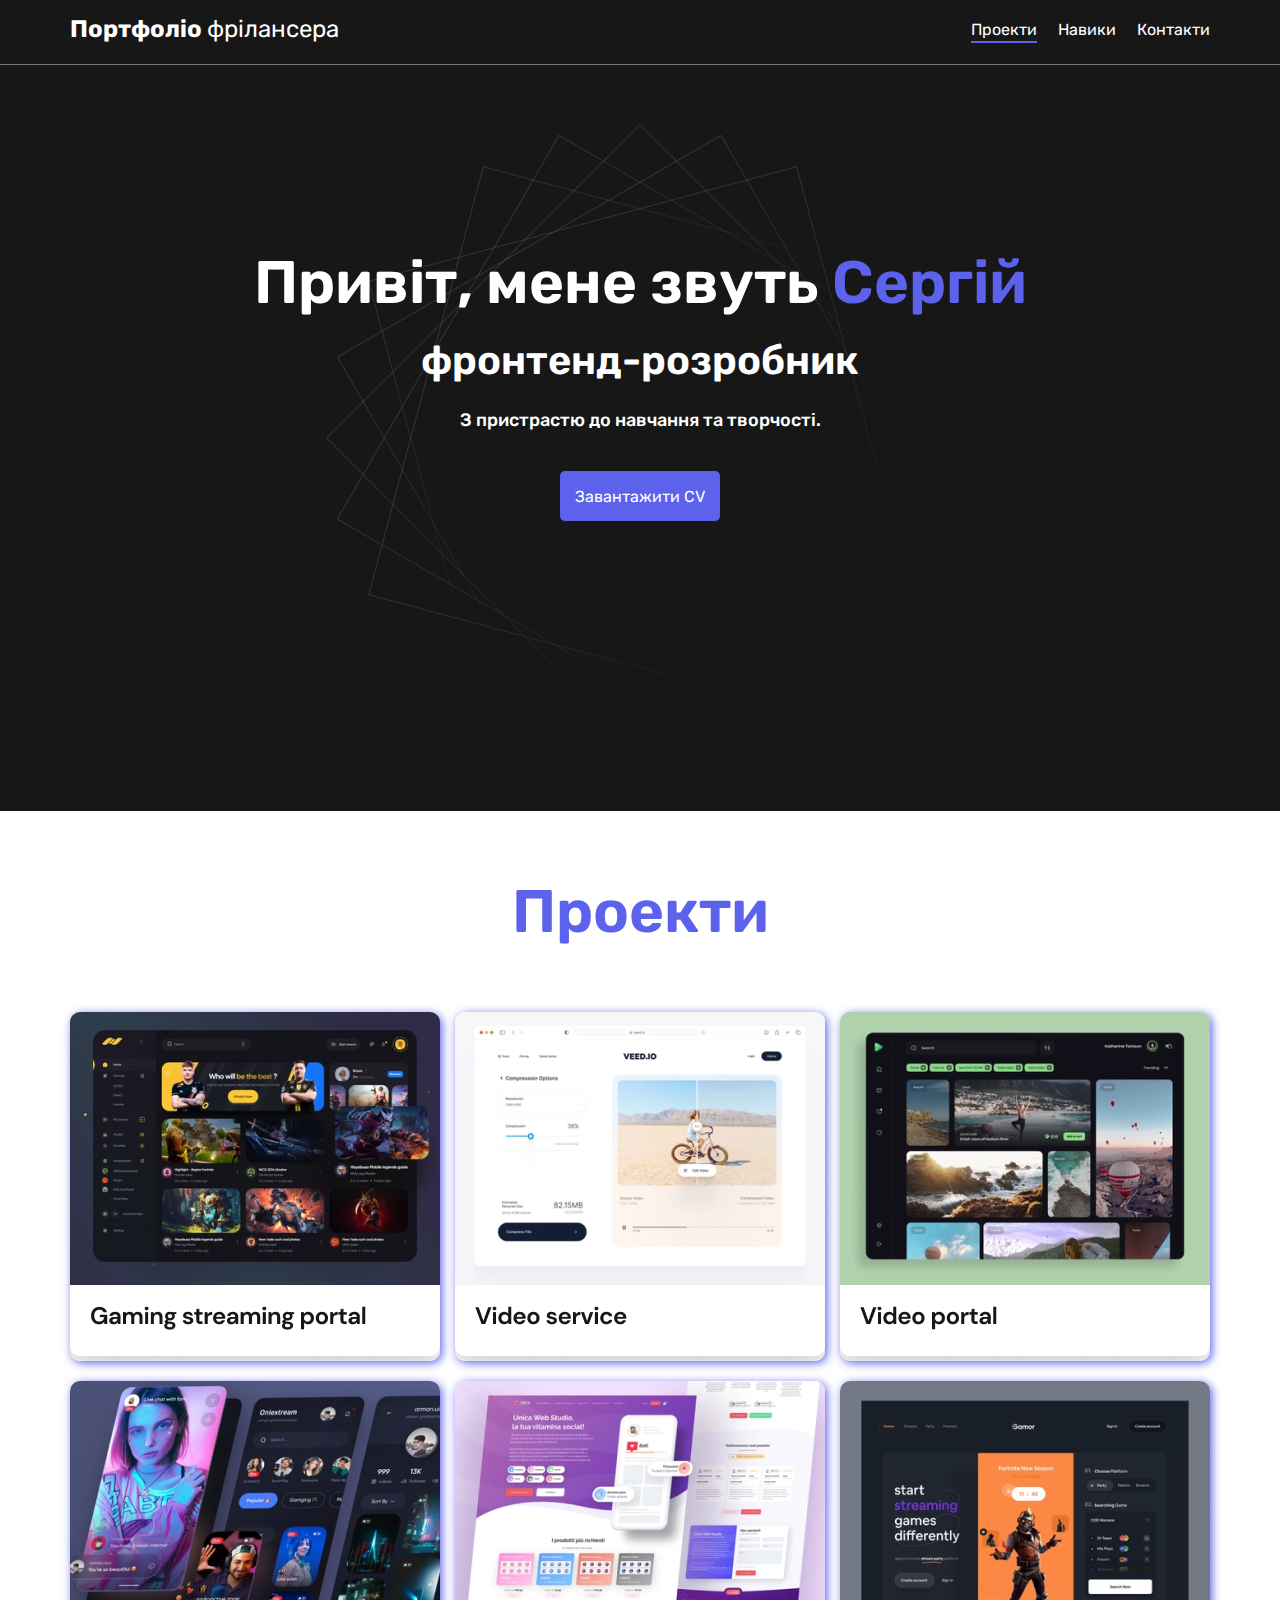
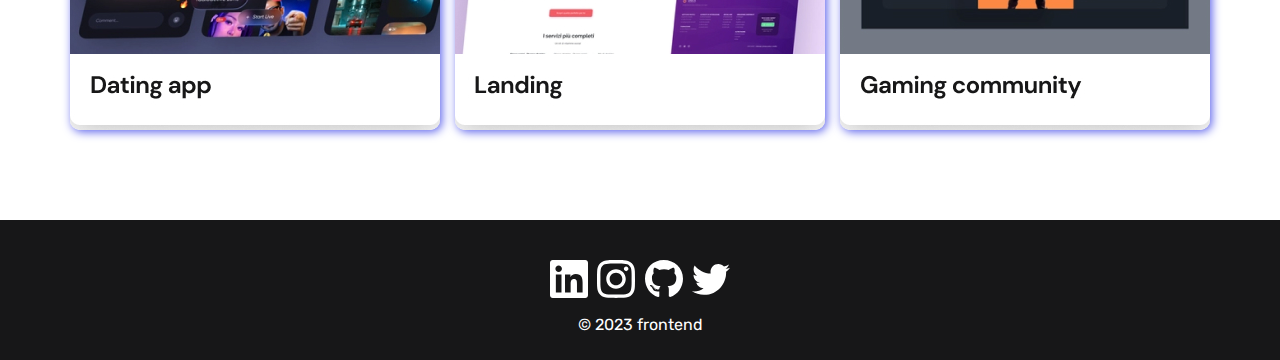
<file: index.html>
<!DOCTYPE html>
<html lang="ua">
<head>
    <meta charset="UTF-8">
    <meta name="viewport" content="width=device-width, initial-scale=1.0">
    <link rel="stylesheet" href="css/style.css">
    <link rel="preconnect" href="https://fonts.googleapis.com">
    <link rel="preconnect" href="https://fonts.gstatic.com" crossorigin>
    <link href="https://fonts.googleapis.com/css2?family=Montserrat:ital,wght@1,400;1,500;1,600;1,700;1,900&family=Rubik:wght@400;600;700&display=swap"
          rel="stylesheet">
    <title>Портфоліо</title>
</head>
<body>
   <div class="wrapper">
    <header class="header">
        <div class="container">
            <div class="header__box">
                <div class="header__logo"><strong>Портфоліо </strong > фрілансера</div>
                    <div class="header__burger"><span></span></div>
                <div class="header__menu">
                    <div class="menu__burger"><span></span></div>
                  <li class="header__menu-li header__menu-but1 header__menu-li--active">Проекти</li>
                    <li class="header__menu-li header__menu-but2">Навики</li>
                    <li class="header__menu-li header__menu-but3">Контакти</li>
                </div>
            </div>
        </div>
    </header>
    <main class="main">
        <div class="container">
            <div class="main__box">
                <div class="main__title">Привіт, мене звуть <span class="main__title-name"> Сергій</span><br><span class="main__title-text">фронтенд-розробник</span></div>
                <div class="main__text">З пристрастю до навчання та творчості.</div>
                <div class="main__button">Завантажити CV</div>
            </div>
        </div>
    </main>
    <div class="project">
        <div class="container">
            <div class="project__title">Проекти</div>
            <div class="project__group">
                <div class="project__group-img1 project__group-im"></div>
                <div class="project__group-img2 project__group-im"></div>
                <div class="project__group-img3 project__group-im"></div>
                <div class="project__group-img4 project__group-im"></div>
                <div class="project__group-img5 project__group-im"></div>
                <div class="project__group-img6 project__group-im"></div>
            </div>
        </div>
    </div>
    <footer class="footer">
        <div class="container">
            <div class="footer__group">
                <div class="footer__group-icon1 "></div>
                <div class="footer__group-icon2 "></div>
                <div class="footer__group-icon3 "></div>
                <div class="footer__group-icon4 "></div>
            </div>
            <div class="footer__">© 2023 frontend</div>
        </div>
    </footer>
   </div>
   <script src="./js/script.js"></script>
</body>
</html>
</file>
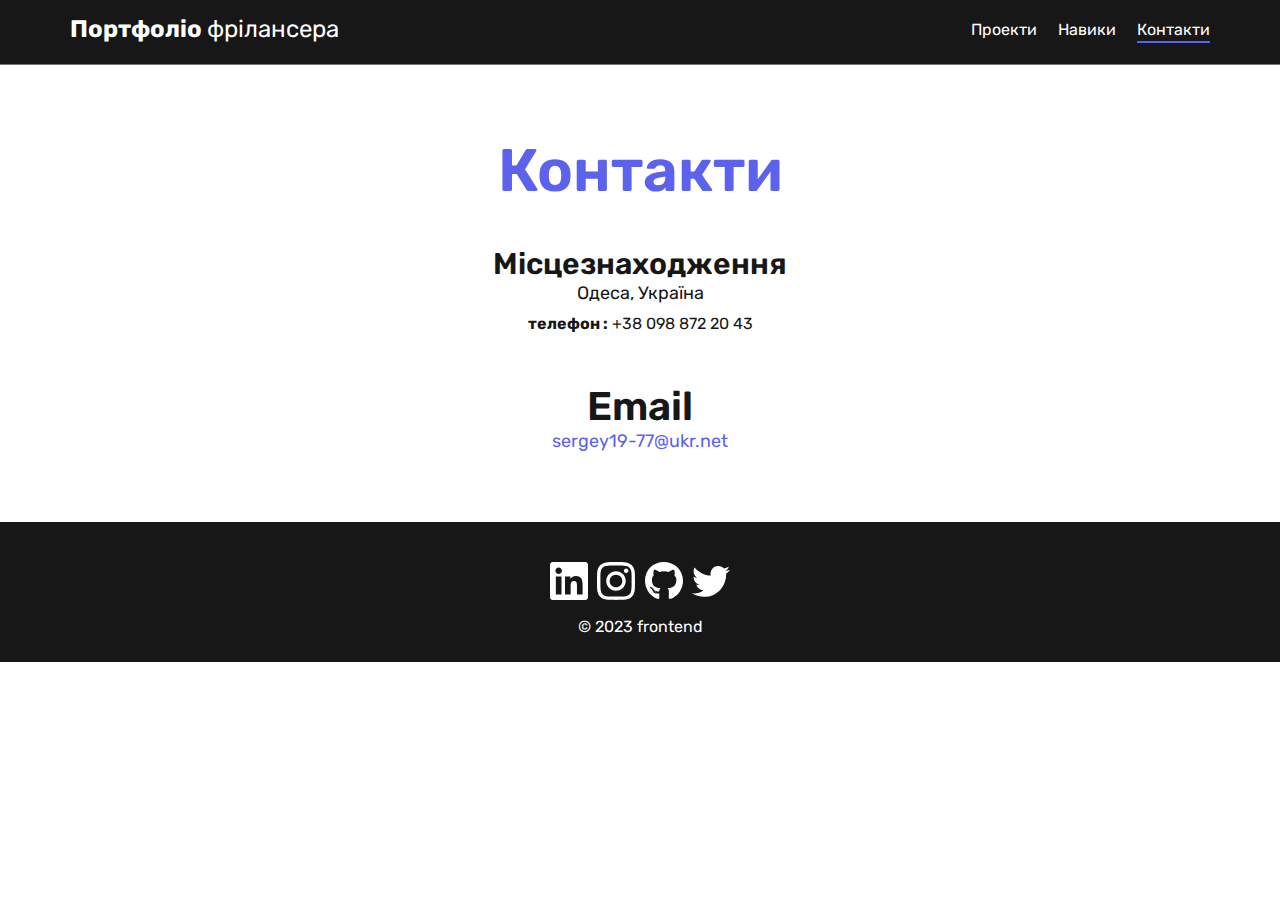
<file: contacts.html>
<!DOCTYPE html>
<html lang="ua">

<head>
    <meta charset="UTF-8">
    <meta name="viewport" content="width=device-width, initial-scale=1.0">
    <link rel="stylesheet" href="css/style.css">
    <link rel="preconnect" href="https://fonts.googleapis.com">
    <link rel="preconnect" href="https://fonts.gstatic.com" crossorigin>
    <link
        href="https://fonts.googleapis.com/css2?family=Montserrat:ital,wght@1,400;1,500;1,600;1,700;1,900&family=Rubik:wght@400;600;700&display=swap"
        rel="stylesheet">
    <title>Портфоліо</title>
</head>

<body>
    <div class="wrapper">
        <header class="header">
            <div class="container">
                <div class="header__box">
                    <div class="header__logo"><strong>Портфоліо </strong> фрілансера</div>
                    <div class="header__burger"><span></span></div>
                                <div class="header__menu">
                                    <div class="menu__burger"><span></span></div>
                                    <li class="header__menu-li header__menu-but1 ">Проекти</li>
                                    <li class="header__menu-li header__menu-but2 ">Навики</li>
                                    <li class="header__menu-li header__menu-but3 header__menu-li--active">Контакти</li>
                                </div>
                </div>
            </div>
        </header>
        <main class="main__contacts">
            <div class="container">
                <div class="main__contacts-box">
                    <div class="main__contacts-title">Контакти</div>
                    <div class="main__contacts-location">Місцезнаходження</div>
                    <div class="main__contacts-text">Одеса, Україна</div>
                    <div class="main__contacts-phone"><strong>телефон :</strong> +38 098 872 20 43</div>
                    <div class="main__contacts-mail">Email</div>
                    <div class="main__contacts-mail-text">sergey19-77@ukr.net</div>
                </div>
            </div>
        </main>
        <footer class="footer">
            <div class="container">
                <div class="footer__group">
                    <div class="footer__group-icon1 "></div>
                    <div class="footer__group-icon2 "></div>
                    <div class="footer__group-icon3 "></div>
                    <div class="footer__group-icon4 "></div>
                </div>
                <div class="footer__">© 2023 frontend</div>
            </div>
        </footer>
    </div>
    <script src="./js/script.js"></script>
</body>

</html>
</file>
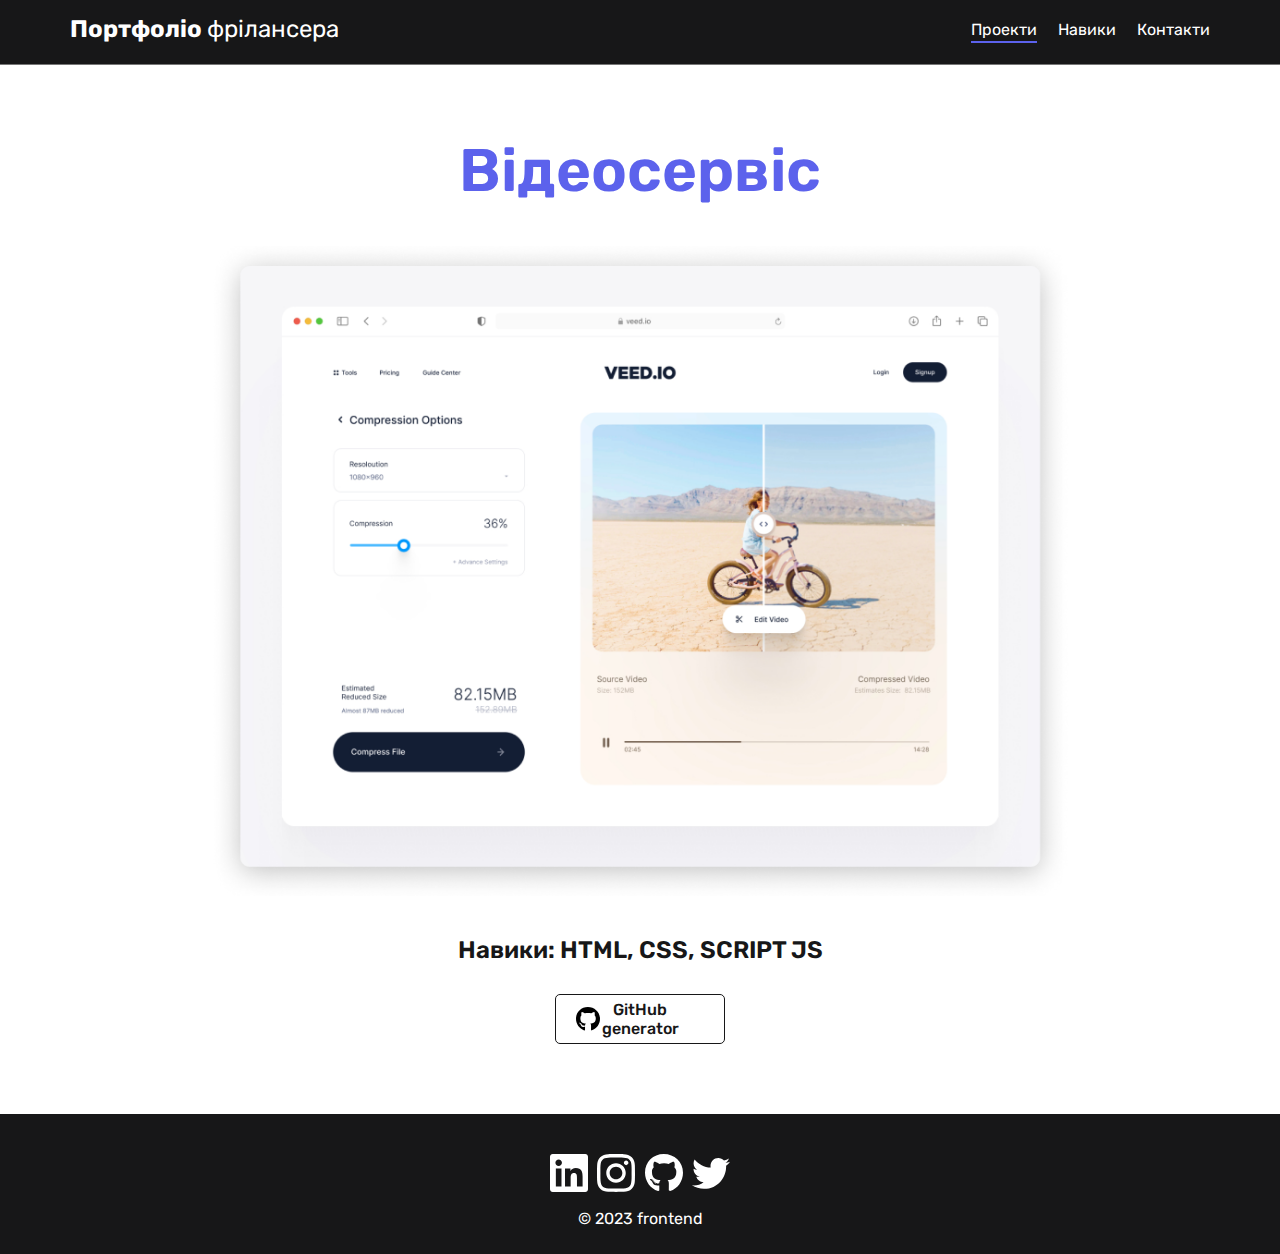
<file: project.html>
<!DOCTYPE html>
<html lang="ua">

<head>
    <meta charset="UTF-8">
    <meta name="viewport" content="width=device-width, initial-scale=1.0">
    <link rel="stylesheet" href="css/style.css">
    <link rel="preconnect" href="https://fonts.googleapis.com">
    <link rel="preconnect" href="https://fonts.gstatic.com" crossorigin>
    <link
        href="https://fonts.googleapis.com/css2?family=Montserrat:ital,wght@1,400;1,500;1,600;1,700;1,900&family=Rubik:wght@400;600;700&display=swap"
        rel="stylesheet">
    <title>Портфоліо</title>
</head>
<body>
    <div class="wrapper">
        <header class="header">
            <div class="container">
                <div class="header__box">
                    <div class="header__logo"><strong>Портфоліо </strong> фрілансера</div>
                    <div class="header__burger"><span></span></div>
                <div class="header__menu">
                    <div class="menu__burger"><span></span></div>
                    <li class="header__menu-li header__menu-but1 header__menu-li--active">Проекти</li>
                    <li class="header__menu-li header__menu-but2">Навики</li>
                    <li class="header__menu-li header__menu-but3">Контакти</li>
                </div>
                </div>
            </div>
        </header>
        <div class="prodMain">
            <div class="container">
                <div class="prodMain__title">Відеосервіс</div>
                <div class="prodMain__imgBox"></div>
                <div class="prodMain__text">Навики: HTML, CSS, SCRIPT JS </div>
                <div class="prodMain__button">GitHub generator</div>
            </div>
        </div>
        <footer class="footer">
            <div class="container">
                <div class="footer__group">
                    <div class="footer__group-icon1 "></div>
                    <div class="footer__group-icon2 "></div>
                    <div class="footer__group-icon3 "></div>
                    <div class="footer__group-icon4 "></div>
                </div>
                <div class="footer__">© 2023 frontend</div>
            </div>
        </footer>
    </div>
    <script src="./js/script.js"></script>
</body>
</html>
</file>
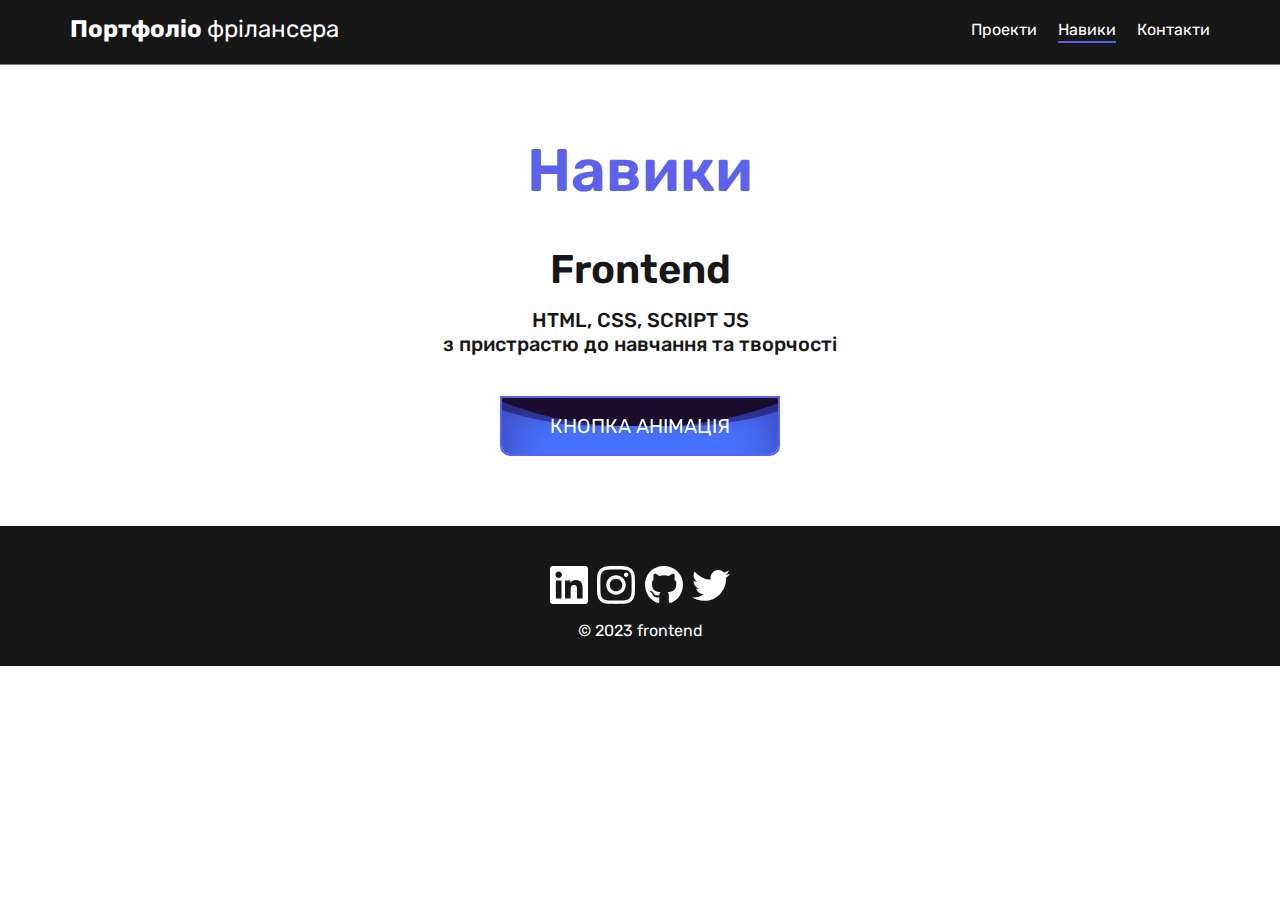
<file: skills.html>
<!DOCTYPE html>
<html lang="ua">

<head>
    <meta charset="UTF-8">
    <meta name="viewport" content="width=device-width, initial-scale=1.0">
    <link rel="stylesheet" href="css/style.css">
    <link rel="preconnect" href="https://fonts.googleapis.com">
    <link rel="preconnect" href="https://fonts.gstatic.com" crossorigin>
    <link
        href="https://fonts.googleapis.com/css2?family=Montserrat:ital,wght@1,400;1,500;1,600;1,700;1,900&family=Rubik:wght@400;600;700&display=swap"
        rel="stylesheet">
    <title>Портфоліо</title>
</head>

<body>
    <div class="wrapper">
        <header class="header">
            <div class="container">
                <div class="header__box">
                    <div class="header__logo"><strong>Портфоліо </strong> фрілансера</div>
                    <div class="header__burger"><span></span></div>
                <div class="header__menu">
                    <div class="menu__burger"><span></span></div>
                    <li class="header__menu-li header__menu-but1">Проекти</li>
                    <li class="header__menu-li header__menu-but2 header__menu-li--active">Навики</li>
                    <li class="header__menu-li header__menu-but3">Контакти</li>
                </div>
                </div>
            </div>
        </header>
        <main class="main__skill">
            <div class="container">
                <div class="main__skill-box">
                    <div class="main__skill-name">Навики</div>
                    <div class="main__skill-title">Frontend</div>
                    <div class="main__skill-text">HTML, CSS, SCRIPT JS <br>з пристрастю до навчання та творчості</div>
                </div>
                <div class="main__skill-container">
                    <div class="main__skill-button">
                        <span class="main__skill-text2">кнопка анімація</span>
                        <span class="main__skill-waves"></span>
                    </div>
                </div>
            </div>
        </main>
        <footer class="footer">
            <div class="container">
                <div class="footer__group">
                    <div class="footer__group-icon1 "></div>
                    <div class="footer__group-icon2 "></div>
                    <div class="footer__group-icon3 "></div>
                    <div class="footer__group-icon4 "></div>
                </div>
                <div class="footer__">© 2023 frontend</div>
            </div>
        </footer>
    </div>
    <script src="./js/script.js"></script>
</body>

</html>
</file>
<file: css/style.css>
/* Reset and base styles  */
* {
  padding: 0px;
  margin: 0px;
  border: none;
}

*,
*::before,
*::after {
  -webkit-box-sizing: border-box;
          box-sizing: border-box;
}

/* Links */
a,
a:link,
a:visited {
  text-decoration: none;
}

a:hover {
  text-decoration: none;
}

/* Common */
aside,
nav,
footer,
header,
section,
main {
  display: block;
}

h1,
h2,
h3,
h4,
h5,
h6,
p {
  font-size: inherit;
  font-weight: inherit;
}

ul,
ul li {
  list-style: none;
}

img {
  vertical-align: top;
}

img,
svg {
  max-width: 100%;
  height: auto;
}

address {
  font-style: normal;
}

/* Form */
input,
textarea,
button,
select {
  font-family: inherit;
  font-size: inherit;
  color: inherit;
  background-color: transparent;
}

input::-ms-clear {
  display: none;
}

button,
input[type=submit] {
  display: inline-block;
  -webkit-box-shadow: none;
          box-shadow: none;
  background-color: transparent;
  background: none;
  cursor: pointer;
}

input:focus,
input:active,
button:focus,
button:active {
  outline: none;
}

button::-moz-focus-inner {
  padding: 0;
  border: 0;
}

label {
  cursor: pointer;
}

legend {
  display: block;
}

body {
  font-family: "Montserrat", sans-serif;
  font-family: "Rubik", sans-serif;
}

:root {
  --black:#171718;
  --black-border:#171718;
  --white:#fff;
  --purple:#5C62EC;
  --dark-bg:var(--black);
  --dark-border:var(--black-border);
  --color-text:var(--white);
  --accent:var(--purple);
}

.header {
  background-color: var(--black);
  max-width: 1400px;
  height: 65px;
  padding-top: 20px;
  border-bottom: 0.5px solid #777;
}

.header__box {
  color: var(--white);
  display: -webkit-box;
  display: -ms-flexbox;
  display: flex;
  -webkit-box-pack: justify;
      -ms-flex-pack: justify;
          justify-content: space-between;
  -webkit-column-gap: 30px;
     -moz-column-gap: 30px;
          column-gap: 30px;
}

.header__logo {
  font-size: 24px;
  font-weight: 400;
  margin-top: -5px;
  cursor: pointer;
  -webkit-transition: all 0.8s;
  transition: all 0.8s;
}

.header__logo:hover {
  color: #777;
}

.header__menu {
  display: -webkit-box;
  display: -ms-flexbox;
  display: flex;
  -webkit-box-pack: justify;
      -ms-flex-pack: justify;
          justify-content: space-between;
  width: 260px;
}

.header__menu-li {
  list-style: none;
  font-size: 16px;
  font-weight: 400;
  cursor: pointer;
  -webkit-transition: all 0.8s;
  transition: all 0.8s;
}

.header__menu-li:hover {
  color: #777;
  border-bottom: 2px solid var(--purple);
}

.header__menu-li {
  border-bottom: 2px solid rgba(0, 0, 0, 0);
  -webkit-transition: all 0.8s;
  transition: all 0.8s;
}

.header__menu-li--active {
  border-bottom: 2px solid var(--purple);
}

@media (max-width: 620px) {
  .header__menu {
    position: fixed;
    background-color: var(--purple);
    width: 100%;
    height: 100%;
    -webkit-box-orient: vertical;
    -webkit-box-direction: normal;
        -ms-flex-direction: column;
            flex-direction: column;
    -webkit-box-pack: start;
        -ms-flex-pack: start;
            justify-content: start;
    right: 0;
    top: -100%;
    padding: 20px 0 0 20px;
    -webkit-transition: all 0.8s ease-in;
    transition: all 0.8s ease-in;
    z-index: 10;
  }
  .active {
    top: 0;
  }
  .header__menu-li--active::before {
    content: "";
    display: none;
  }
  .header__menu-li {
    margin: 0 0 10px 0;
  }
  .header__menu-li:hover {
    color: #95d781;
  }
  .menu__burger {
    position: relative;
    width: 30px;
    height: 20px;
    margin: 10px 0 50px 0;
  }
  .menu__burger span {
    position: absolute;
    content: "";
    top: 9px;
    left: 0;
    width: 100%;
    height: 2px;
    background-color: var(--white);
    -webkit-transition: all 0.5s ease 0s;
    transition: all 0.5s ease 0s;
  }
  .menu__burger span:active {
    -webkit-transform: scale(0);
            transform: scale(0);
  }
  .menu__burger::after {
    position: absolute;
    content: "";
    top: 0;
    left: 0;
    width: 100%;
    height: 2px;
    background-color: var(--white);
    -webkit-transition: all 0.5s ease 0s;
    transition: all 0.5s ease 0s;
  }
  .menu__burger:active:after {
    -webkit-transform: rotate(45deg);
            transform: rotate(45deg);
    top: 9px;
  }
  .menu__burger::before {
    position: absolute;
    content: "";
    bottom: 0;
    left: 0;
    width: 100%;
    height: 2px;
    background-color: var(--white);
    -webkit-transition: all 0.5s ease 0s;
    transition: all 0.5s ease 0s;
  }
  .menu__burger:active:before {
    -webkit-transform: rotate(-45deg);
            transform: rotate(-45deg);
    bottom: 9px;
  }
}
@media (max-width: 380px) {
  .header__logo {
    font-size: 18px;
  }
}
.main {
  max-width: 1400px;
  background-color: var(--black);
  color: var(--white);
  padding-bottom: 250px;
  background-image: url("../img/Abstract.png");
  background-size: auto;
  background-position: center center;
  background-repeat: no-repeat;
}

.main__box {
  max-width: 100%;
  text-align: center;
}

.main__title {
  padding-top: 182px;
  font-size: 60px;
  font-weight: 600;
}

.main__title-text {
  font-size: 40px;
  font-weight: 600;
}

.main__title-name {
  color: var(--purple);
}

.main__text {
  font-size: 18px;
  font-weight: 500;
  margin-top: 20px;
}

.main__button {
  margin: 40px auto;
  width: 160px;
  height: 50px;
  display: -webkit-box;
  display: -ms-flexbox;
  display: flex;
  -webkit-box-pack: center;
      -ms-flex-pack: center;
          justify-content: center;
  -webkit-box-align: center;
      -ms-flex-align: center;
          align-items: center;
  background-color: var(--purple);
  border-radius: 5px;
  cursor: pointer;
  -webkit-transition: all 0.5s;
  transition: all 0.5s;
}

.main__button:hover {
  -webkit-box-shadow: 4px 4px 3px #321be2;
          box-shadow: 4px 4px 3px #321be2;
}

.main__button:active {
  -webkit-box-shadow: inset 2px 2px 2px #321be2;
          box-shadow: inset 2px 2px 2px #321be2;
}

@media (max-width: 805px) {
  .main__title {
    font-size: 40px;
  }
}
@media (max-width: 600px) {
  .main__title {
    font-size: 30px;
  }
  .main__title-text {
    font-size: 20px;
    font-weight: 600;
  }
  .main__text {
    font-size: 14px;
  }
}
@media (max-width: 420px) {
  .main__title {
    font-size: 25px;
  }
}
.project {
  width: 100%;
  text-align: center;
}

.project__title {
  font-size: 60px;
  font-weight: 600;
  color: var(--purple);
  margin: 65px 0;
}

.project__group {
  width: 1140px;
  margin: 0 auto;
  display: -webkit-box;
  display: -ms-flexbox;
  display: flex;
  -webkit-box-pack: justify;
      -ms-flex-pack: justify;
          justify-content: space-between;
  -ms-flex-wrap: wrap;
      flex-wrap: wrap;
  -webkit-transition-duration: 1s;
          transition-duration: 1s;
}

.project__group-img1 {
  background-image: url("../img/project/Project 1.jpg");
  background-position: center center;
  background-size: auto;
  background-repeat: no-repeat;
  width: 370px;
  height: 349px;
  border-radius: 10px;
  -webkit-box-shadow: 2px 2px 10px var(--purple);
          box-shadow: 2px 2px 10px var(--purple);
  margin-bottom: 20px;
  -o-object-fit: cover;
     object-fit: cover;
  display: -webkit-box;
  display: -ms-flexbox;
  display: flex;
  -webkit-transition: all 0.8s ease-in;
  transition: all 0.8s ease-in;
}

.project__group-img2 {
  background-image: url("../img/project/Project 2.jpg");
  background-position: center center;
  background-size: auto;
  background-repeat: no-repeat;
  width: 370px;
  height: 349px;
  border-radius: 10px;
  margin-bottom: 20px;
  -webkit-box-shadow: 2px 2px 10px var(--purple);
          box-shadow: 2px 2px 10px var(--purple);
  -o-object-fit: cover;
     object-fit: cover;
}

.project__group-img3 {
  background-image: url("../img/project/Project 3.jpg");
  background-position: center center;
  background-size: auto;
  background-repeat: no-repeat;
  width: 370px;
  height: 349px;
  border-radius: 10px;
  margin-bottom: 20px;
  -webkit-box-shadow: 2px 2px 10px var(--purple);
          box-shadow: 2px 2px 10px var(--purple);
  -o-object-fit: cover;
     object-fit: cover;
}

.project__group-img4 {
  background-image: url("../img/project/Project 4.jpg");
  background-position: center center;
  background-size: auto;
  background-repeat: no-repeat;
  width: 370px;
  height: 349px;
  border-radius: 10px;
  margin-bottom: 20px;
  -webkit-box-shadow: 2px 2px 10px var(--purple);
          box-shadow: 2px 2px 10px var(--purple);
  -o-object-fit: cover;
     object-fit: cover;
}

.project__group-img5 {
  background-image: url("../img/project/Project 5.jpg");
  background-position: center center;
  background-size: auto;
  background-repeat: no-repeat;
  width: 370px;
  height: 349px;
  border-radius: 10px;
  -o-object-fit: cover;
     object-fit: cover;
  margin-bottom: 20px;
  -webkit-box-shadow: 2px 2px 10px var(--purple);
          box-shadow: 2px 2px 10px var(--purple);
}

.project__group-img6 {
  background-image: url("../img/project/Project 6.jpg");
  background-position: center center;
  background-size: auto;
  background-repeat: no-repeat;
  width: 370px;
  height: 349px;
  border-radius: 10px;
  margin-bottom: 20px;
  -webkit-box-shadow: 2px 2px 10px var(--purple);
          box-shadow: 2px 2px 10px var(--purple);
  -o-object-fit: cover;
     object-fit: cover;
}

.project__group-im:hover {
  -webkit-box-shadow: inset 2px 2px 5px var(--purple);
          box-shadow: inset 2px 2px 5px var(--purple);
  -webkit-transform: scale(1.02);
          transform: scale(1.02);
}

.project__group-im {
  -webkit-transition: 0.8s;
  transition: 0.8s;
  -webkit-transition-property: all;
  transition-property: all;
  cursor: pointer;
}

@media (max-width: 1150px) {
  .project__group {
    width: 760px;
  }
}
@media (max-width: 960px) {
  .project__group {
    width: 380px;
  }
}
@media (max-width: 400px) {
  .project__group {
    width: 330px;
  }
  .project__group-img1 {
    width: 330px;
  }
  .project__group-img2 {
    width: 330px;
  }
  .project__group-img3 {
    width: 330px;
  }
  .project__group-img4 {
    width: 330px;
  }
  .project__group-img5 {
    width: 330px;
  }
  .project__group-img6 {
    width: 330px;
  }
}
.footer {
  max-width: 100%;
  height: 140px;
  background-color: var(--black);
  text-align: center;
  color: var(--white);
  padding: 40px 0 0;
  margin-top: 70px;
}

.footer__group {
  max-width: 180px;
  height: 40px;
  margin: 0 auto;
  display: -webkit-box;
  display: -ms-flexbox;
  display: flex;
  -webkit-box-pack: justify;
      -ms-flex-pack: justify;
          justify-content: space-between;
}

.footer__group-icon1 {
  width: 38px;
  height: 38px;
  background-image: url("../img/icon/linkedIn.svg");
  background-position: center center;
  background-repeat: no-repeat;
  background-size: auto;
  cursor: pointer;
}

.footer__group-icon2 {
  width: 38px;
  height: 38px;
  background-image: url("../img/icon/instagram.svg");
  background-position: center center;
  background-repeat: no-repeat;
  background-size: auto;
  cursor: pointer;
}

.footer__group-icon3 {
  width: 38px;
  height: 38px;
  background-image: url("../img/icon/gitHub.svg");
  background-position: center center;
  background-repeat: no-repeat;
  background-size: auto;
  cursor: pointer;
}

.footer__group-icon4 {
  width: 38px;
  height: 38px;
  background-image: url("../img/icon/twitter.svg");
  background-position: center center;
  background-repeat: no-repeat;
  background-size: auto;
  cursor: pointer;
}

.footer__ {
  font-size: 16px;
  font-weight: 400;
  margin-top: 15px;
}

@media (max-width: 600px) {
  .footer {
    margin-top: 30px;
  }
}
.header__burger {
  position: relative;
  width: 30px;
  height: 20px;
  margin-right: 15px;
}

.header__burger span {
  position: absolute;
  content: "";
  top: 9px;
  left: 0;
  width: 100%;
  height: 2px;
  background-color: var(--white);
  -webkit-transition: all 0.5s ease 0s;
  transition: all 0.5s ease 0s;
}

.header__burger span:active {
  -webkit-transform: scale(0);
          transform: scale(0);
}

.header__burger::after {
  position: absolute;
  content: "";
  top: 0;
  left: 0;
  width: 100%;
  height: 2px;
  background-color: var(--white);
  -webkit-transition: all 0.5s ease 0s;
  transition: all 0.5s ease 0s;
}

.header__burger:active:after {
  -webkit-transform: rotate(45deg);
          transform: rotate(45deg);
  top: 9px;
}

.header__burger::before {
  position: absolute;
  content: "";
  bottom: 0;
  left: 0;
  width: 100%;
  height: 2px;
  background-color: var(--white);
  -webkit-transition: all 0.5s ease 0s;
  transition: all 0.5s ease 0s;
}

.header__burger:active:before {
  -webkit-transform: rotate(-45deg);
          transform: rotate(-45deg);
  bottom: 9px;
}

@media (max-width: 2000px) {
  .header__burger {
    display: none;
  }
}
@media (max-width: 620px) {
  .header__burger {
    display: block;
  }
}
.prodMain {
  width: 100%;
  text-align: center;
  z-index: 0;
}

.prodMain__title {
  font-size: 60px;
  font-weight: 600;
  color: var(--purple);
  margin: 70px 0 40px 0;
}

.prodMain__imgBox {
  max-width: 865px;
  height: 650px;
  background-image: url("../img/project/vid.png");
  background-position: center center;
  background-repeat: no-repeat;
  background-size: cover;
  margin: 0 auto;
}

.prodMain__text {
  font-size: 24px;
  font-weight: 600;
  color: var(--black);
  margin: 40px 0 30px 0;
}

.prodMain__button {
  position: relative;
  width: 170px;
  height: 50px;
  font-size: 16px;
  font-weight: 500;
  color: var(--black);
  border: 1px solid var(--black-border);
  border-radius: 5px;
  display: -webkit-box;
  display: -ms-flexbox;
  display: flex;
  -webkit-box-pack: right;
      -ms-flex-pack: right;
          justify-content: right;
  -webkit-box-align: center;
      -ms-flex-align: center;
          align-items: center;
  padding: 0 20px;
  margin: 0 auto;
  cursor: pointer;
  -webkit-transition: all 0.3s;
  transition: all 0.3s;
}

.prodMain__button:hover {
  -webkit-box-shadow: 2px 2px 6px var(--black-border);
          box-shadow: 2px 2px 6px var(--black-border);
}

.prodMain__button:active {
  -webkit-box-shadow: inset 2px 2px 6px var(--black-border);
          box-shadow: inset 2px 2px 6px var(--black-border);
}

.prodMain__button::after {
  position: absolute;
  top: 12px;
  left: 20px;
  content: "";
  width: 24px;
  height: 24px;
  background-image: url("../img/icon/gitHub-black.svg");
  background-position: center center;
  background-repeat: no-repeat;
  background-size: cover;
}

@media (max-width: 800px) {
  .prodMain__imgBox {
    max-width: 600px;
    height: 450px;
  }
}
@media (max-width: 500px) {
  .prodMain__imgBox {
    max-width: 400px;
    height: 300px;
  }
  .prodMain__text {
    font-size: 20px;
    margin: 20px 0 20px 0;
  }
  .prodMain__title {
    font-size: 40px;
    margin: 50px 0 30px 0;
  }
}
*,
*:before,
*:after {
  padding: 0;
  margin: 0;
  border: 0;
  -webkit-box-sizing: border-box;
  box-sizing: border-box;
}

.main__skill {
  width: 100%;
}

.main__skill-box {
  max-width: 580px;
  margin: 0 auto;
  text-align: center;
}

.main__skill-name {
  margin: 70px 0 40px;
  font-size: 60px;
  font-weight: 600;
  color: var(--purple);
}

.main__skill-title {
  font-size: 40px;
  font-weight: 600;
  color: var(--black);
}

.main__skill-text {
  font-size: 20px;
  font-weight: 500;
  color: var(--black);
  margin: 15px 0 40px;
  z-index: 100;
}

.main__skill-container {
  width: 100%;
  display: -webkit-box;
  display: -ms-flexbox;
  display: flex;
  -webkit-box-pack: center;
      -ms-flex-pack: center;
          justify-content: center;
  -webkit-box-align: center;
      -ms-flex-align: center;
          align-items: center;
}

.main__skill-button {
  width: 280px;
  height: 60px;
  border: 2px solid var(--purple);
  border-radius: 0 0 10px 10px;
  display: -webkit-box;
  display: -ms-flexbox;
  display: flex;
  -webkit-box-pack: center;
      -ms-flex-pack: center;
          justify-content: center;
  -webkit-box-align: center;
      -ms-flex-align: center;
          align-items: center;
  text-decoration: none;
  position: relative;
  overflow: hidden;
  -webkit-transition: all 0.8s ease 0s;
  transition: all 0.8s ease 0s;
  cursor: pointer;
}

.main__skill-button:hover {
  border-radius: 10px;
  -webkit-box-shadow: 0 0 40px rgba(73, 115, 255, 0.6);
          box-shadow: 0 0 40px rgba(73, 115, 255, 0.6);
}

.main__skill-button:hover .main__skill-waves {
  top: -50px;
}

.main__skill-text2 {
  font-size: 20px;
  text-transform: uppercase;
  position: relative;
  z-index: 1;
  color: var(--white);
}

.main__skill-waves {
  position: absolute;
  width: 280px;
  height: 280px;
  background-color: #4973ff;
  top: 0;
  left: 0;
  -webkit-box-shadow: inset 0 0 50px rgba(31, 3, 67, 0.5);
          box-shadow: inset 0 0 50px rgba(31, 3, 67, 0.5);
  -webkit-transition: all 0.8s ease 0s;
  transition: all 0.8s ease 0s;
}

.main__skill-waves::after,
.main__skill-waves::before {
  content: "";
  position: absolute;
  top: 0;
  left: 50%;
  width: 250%;
  height: 250%;
  -webkit-transform: translate3d(-50%, -96%, 0) rotate(0deg) scale(1);
          transform: translate3d(-50%, -96%, 0) rotate(0deg) scale(1);
}

.main__skill-waves::after {
  background-color: rgba(31, 3, 67, 0.5);
  border-radius: 44%;
  -webkit-animation: waves 10s infinite linear;
          animation: waves 10s infinite linear;
}

.main__skill-waves::before {
  background-color: var(--black);
  border-radius: 48%;
  -webkit-animation: waves 5s infinite linear;
          animation: waves 5s infinite linear;
}

@keyframes waves {
  0% {
    -webkit-transform: translate3d(-50%, -96%, 0) rotate(0deg) scale(1);
            transform: translate3d(-50%, -96%, 0) rotate(0deg) scale(1);
  }
  100% {
    -webkit-transform: translate3d(-50%, -96%, 0) rotate(360deg) scale(1);
            transform: translate3d(-50%, -96%, 0) rotate(360deg) scale(1);
  }
}
@-webkit-keyframes waves {
  0% {
    -webkit-transform: translate3d(-50%, -96%, 0) rotate(0deg) scale(1);
            transform: translate3d(-50%, -96%, 0) rotate(0deg) scale(1);
  }
  100% {
    -webkit-transform: translate3d(-50%, -96%, 0) rotate(360deg) scale(1);
            transform: translate3d(-50%, -96%, 0) rotate(360deg) scale(1);
  }
}
.main__contacts {
  width: 100%;
}

.main__contacts-box {
  max-width: 580px;
  margin: 0 auto;
  text-align: center;
}

.main__contacts-title {
  margin: 70px 0 40px;
  font-size: 60px;
  font-weight: 600;
  color: var(--purple);
}

.main__contacts-location {
  font-size: 30px;
  font-weight: 600;
  color: var(--black);
}

.main__contacts-text {
  font-size: 18px;
  font-weight: 400;
  color: var(--black);
}

.main__contacts-phone {
  font-size: 16px;
  font-weight: 400;
  color: var(--black);
  margin: 10px 0 50px 0;
}

.main__contacts-mail {
  font-size: 40px;
  font-weight: 600;
  color: var(--black);
}

.main__contacts-mail-text {
  font-size: 18px;
  font-weight: 400;
  color: var(--purple);
}

.wrapper {
  max-width: 1400px;
  margin: 0 auto;
  height: 100vh;
}

.container {
  max-width: 1170px;
  margin: 0 auto;
  padding: 0 15px;
}
</file>
